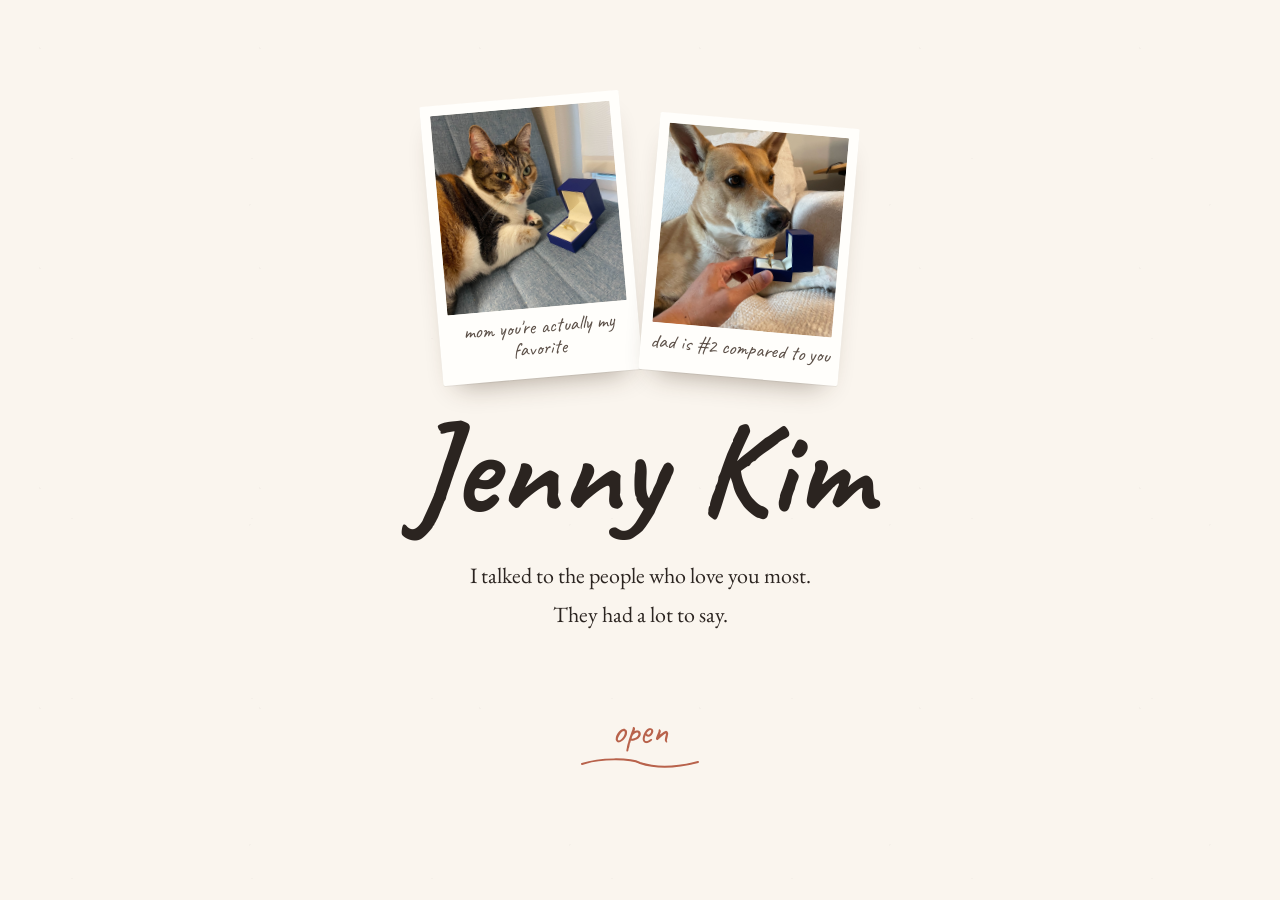
<file: docs/index.html>
<!doctype html>
<html lang="en">
<head>
  <meta charset="utf-8" />
  <meta name="viewport" content="width=device-width,initial-scale=1,viewport-fit=cover" />
  <meta name="robots" content="noindex,nofollow,noarchive" />
  <meta name="referrer" content="no-referrer" />
  <title>for you</title>
  <link rel="icon" href="data:image/svg+xml,%3Csvg xmlns='http://www.w3.org/2000/svg' viewBox='0 0 16 16'%3E%3Ctext y='13' font-size='14'%3E%E2%9C%89%3C/text%3E%3C/svg%3E" />
  <link rel="preconnect" href="https://fonts.googleapis.com" />
  <link rel="preconnect" href="https://fonts.gstatic.com" crossorigin />
  <link rel="stylesheet" href="https://fonts.googleapis.com/css2?family=Caveat:wght@500;700&family=EB+Garamond:ital,wght@0,400;0,500;1,400&display=swap" />
  <link rel="stylesheet" href="styles.css" />
  <script src="friends.js"></script>
</head>
<body class="landing">
  <main class="landing-stage" id="stage">
    <div class="landing-card">
      <div class="landing-pets" id="pets" aria-hidden="true"></div>
      <h1 class="landing-name" id="herName">—</h1>
      <div class="landing-note" id="note"></div>
      <button class="open-link" id="enterBtn" type="button" aria-label="open">
        <span class="open-link-text">open</span>
        <svg class="open-link-stroke" viewBox="0 0 120 14" aria-hidden="true">
          <path d="M2,8 C20,2 50,2 60,7 C75,12 95,12 118,6" fill="none" stroke="currentColor" stroke-width="2" stroke-linecap="round" />
        </svg>
      </button>
    </div>
  </main>
  <script src="app.js"></script>
  <script>
    document.getElementById("herName").textContent = window.SITE.herName;
    document.title = "for " + window.SITE.herName;
    const petsEl = document.getElementById("pets");
    (window.SITE.petPhotos || []).forEach((pet, i) => {
      const fig = document.createElement("figure");
      fig.className = "polaroid polaroid-" + (i + 1);
      fig.style.animationDelay = (0.2 + i * 0.25) + "s";
      const img = document.createElement("img");
      img.src = pet.src;
      img.alt = pet.alt || "";
      img.loading = "eager";
      fig.appendChild(img);
      if (pet.caption) {
        const cap = document.createElement("figcaption");
        cap.textContent = pet.caption;
        fig.appendChild(cap);
      }
      petsEl.appendChild(fig);
    });
    const noteEl = document.getElementById("note");
    window.SITE.noteLines.forEach((line, i) => {
      const p = document.createElement("p");
      p.className = "note-line";
      p.style.animationDelay = (1.2 + i * 0.6) + "s";
      p.textContent = line || " ";
      noteEl.appendChild(p);
    });
    document.getElementById("enterBtn").addEventListener("click", () => {
      document.body.classList.add("leaving");
      setTimeout(() => { window.location.href = "gallery.html"; }, 650);
    });
  </script>
</body>
</html>
</file>
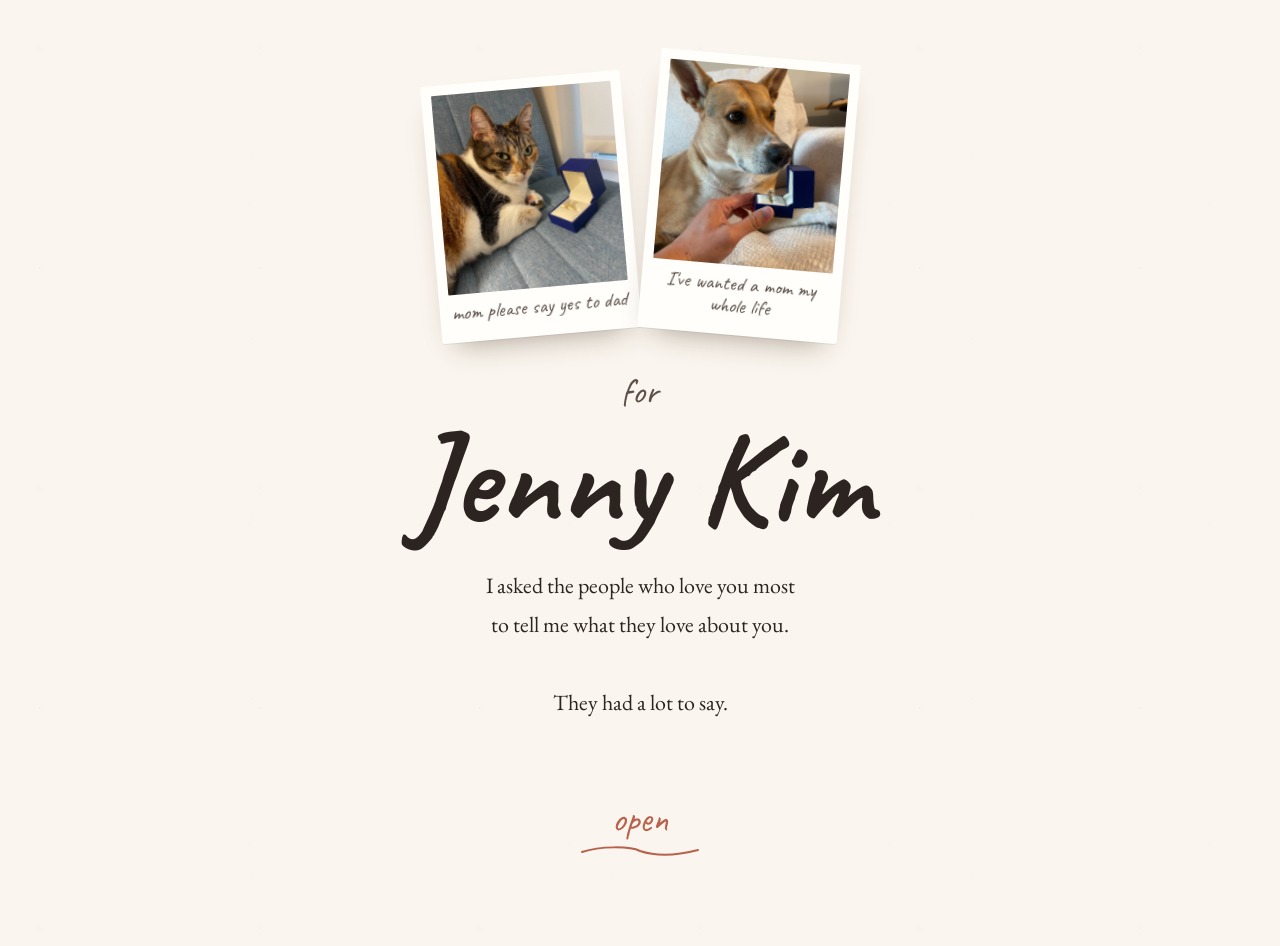
<file: public/index.html>
<!doctype html>
<html lang="en">
<head>
  <meta charset="utf-8" />
  <meta name="viewport" content="width=device-width,initial-scale=1,viewport-fit=cover" />
  <meta name="robots" content="noindex,nofollow,noarchive" />
  <meta name="referrer" content="no-referrer" />
  <title>for you</title>
  <link rel="icon" href="data:image/svg+xml,%3Csvg xmlns='http://www.w3.org/2000/svg' viewBox='0 0 16 16'%3E%3Ctext y='13' font-size='14'%3E%E2%9C%89%3C/text%3E%3C/svg%3E" />
  <link rel="preconnect" href="https://fonts.googleapis.com" />
  <link rel="preconnect" href="https://fonts.gstatic.com" crossorigin />
  <link rel="stylesheet" href="https://fonts.googleapis.com/css2?family=Caveat:wght@500;700&family=EB+Garamond:ital,wght@0,400;0,500;1,400&display=swap" />
  <link rel="stylesheet" href="styles.css" />
  <script src="friends.js"></script>
</head>
<body class="landing">
  <main class="landing-stage" id="stage">
    <div class="landing-card">
      <div class="landing-pets" id="pets" aria-hidden="true"></div>
      <p class="landing-greeting">for</p>
      <h1 class="landing-name" id="herName">—</h1>
      <div class="landing-note" id="note"></div>
      <button class="open-link" id="enterBtn" type="button" aria-label="open">
        <span class="open-link-text">open</span>
        <svg class="open-link-stroke" viewBox="0 0 120 14" aria-hidden="true">
          <path d="M2,8 C20,2 50,2 60,7 C75,12 95,12 118,6" fill="none" stroke="currentColor" stroke-width="2" stroke-linecap="round" />
        </svg>
      </button>
    </div>
  </main>
  <script src="app.js"></script>
  <script>
    document.getElementById("herName").textContent = window.SITE.herName;
    document.title = "for " + window.SITE.herName;
    const petsEl = document.getElementById("pets");
    (window.SITE.petPhotos || []).forEach((pet, i) => {
      const fig = document.createElement("figure");
      fig.className = "polaroid polaroid-" + (i + 1);
      fig.style.animationDelay = (0.2 + i * 0.25) + "s";
      const img = document.createElement("img");
      img.src = pet.src;
      img.alt = pet.alt || "";
      img.loading = "eager";
      fig.appendChild(img);
      if (pet.caption) {
        const cap = document.createElement("figcaption");
        cap.textContent = pet.caption;
        fig.appendChild(cap);
      }
      petsEl.appendChild(fig);
    });
    const noteEl = document.getElementById("note");
    window.SITE.noteLines.forEach((line, i) => {
      const p = document.createElement("p");
      p.className = "note-line";
      p.style.animationDelay = (1.2 + i * 0.6) + "s";
      p.textContent = line || " ";
      noteEl.appendChild(p);
    });
    document.getElementById("enterBtn").addEventListener("click", () => {
      document.body.classList.add("leaving");
      setTimeout(() => { window.location.href = "gallery.html"; }, 650);
    });
  </script>
</body>
</html>
</file>
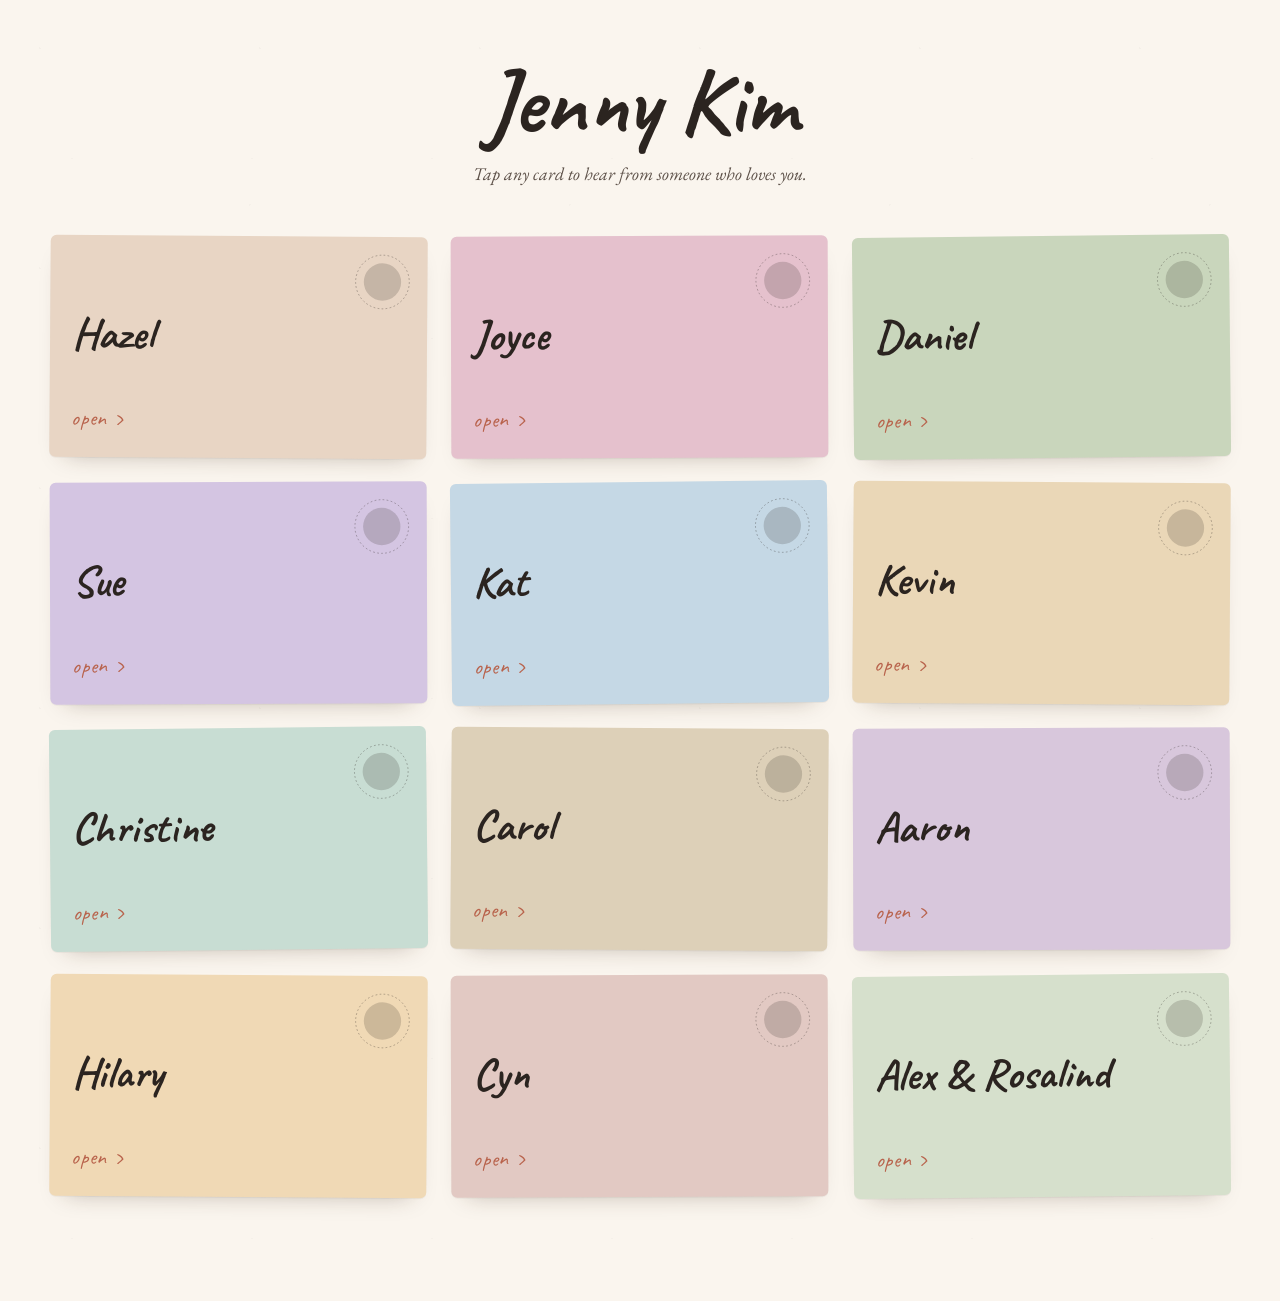
<file: docs/gallery.html>
<!doctype html>
<html lang="en">
<head>
  <meta charset="utf-8" />
  <meta name="viewport" content="width=device-width,initial-scale=1,viewport-fit=cover" />
  <meta name="robots" content="noindex,nofollow,noarchive" />
  <meta name="referrer" content="no-referrer" />
  <title>for you · the people</title>
  <link rel="icon" href="data:image/svg+xml,%3Csvg xmlns='http://www.w3.org/2000/svg' viewBox='0 0 16 16'%3E%3Ctext y='13' font-size='14'%3E%E2%9C%89%3C/text%3E%3C/svg%3E" />
  <link rel="preconnect" href="https://fonts.googleapis.com" />
  <link rel="preconnect" href="https://fonts.gstatic.com" crossorigin />
  <link rel="stylesheet" href="https://fonts.googleapis.com/css2?family=Caveat:wght@500;700&family=EB+Garamond:ital,wght@0,400;0,500;1,400&display=swap" />
  <link rel="stylesheet" href="styles.css" />
  <script src="friends.js"></script>
</head>
<body class="gallery">
  <header class="gallery-header">
    <h1 class="gallery-title" id="galleryTitle">—</h1>
    <p class="gallery-sub">Tap any card to hear from someone who loves you.</p>
  </header>

  <main class="cards" id="cards" aria-label="friend videos"></main>

  <template id="cardTemplate">
    <article class="card" data-state="closed">
      <button class="card-face" type="button">
        <svg class="card-seal" viewBox="0 0 120 120" aria-hidden="true">
          <circle cx="60" cy="60" r="46" fill="none" stroke="currentColor" stroke-width="1.2" stroke-dasharray="3 4" opacity="0.45" />
          <circle cx="60" cy="60" r="32" fill="currentColor" opacity="0.18" />
        </svg>
        <div class="card-name"></div>
        <div class="card-relationship"></div>
        <div class="card-cta"><span>open ›</span></div>
      </button>
      <div class="card-player" hidden>
        <video controls preload="none" playsinline></video>
        <button class="card-close" type="button" aria-label="close">close</button>
      </div>
    </article>
  </template>

  <script src="app.js"></script>
  <script>
    document.getElementById("galleryTitle").textContent = window.SITE.herName;
    document.title = "for " + window.SITE.herName + " · the people";
    renderGallery();
  </script>
</body>
</html>
</file>
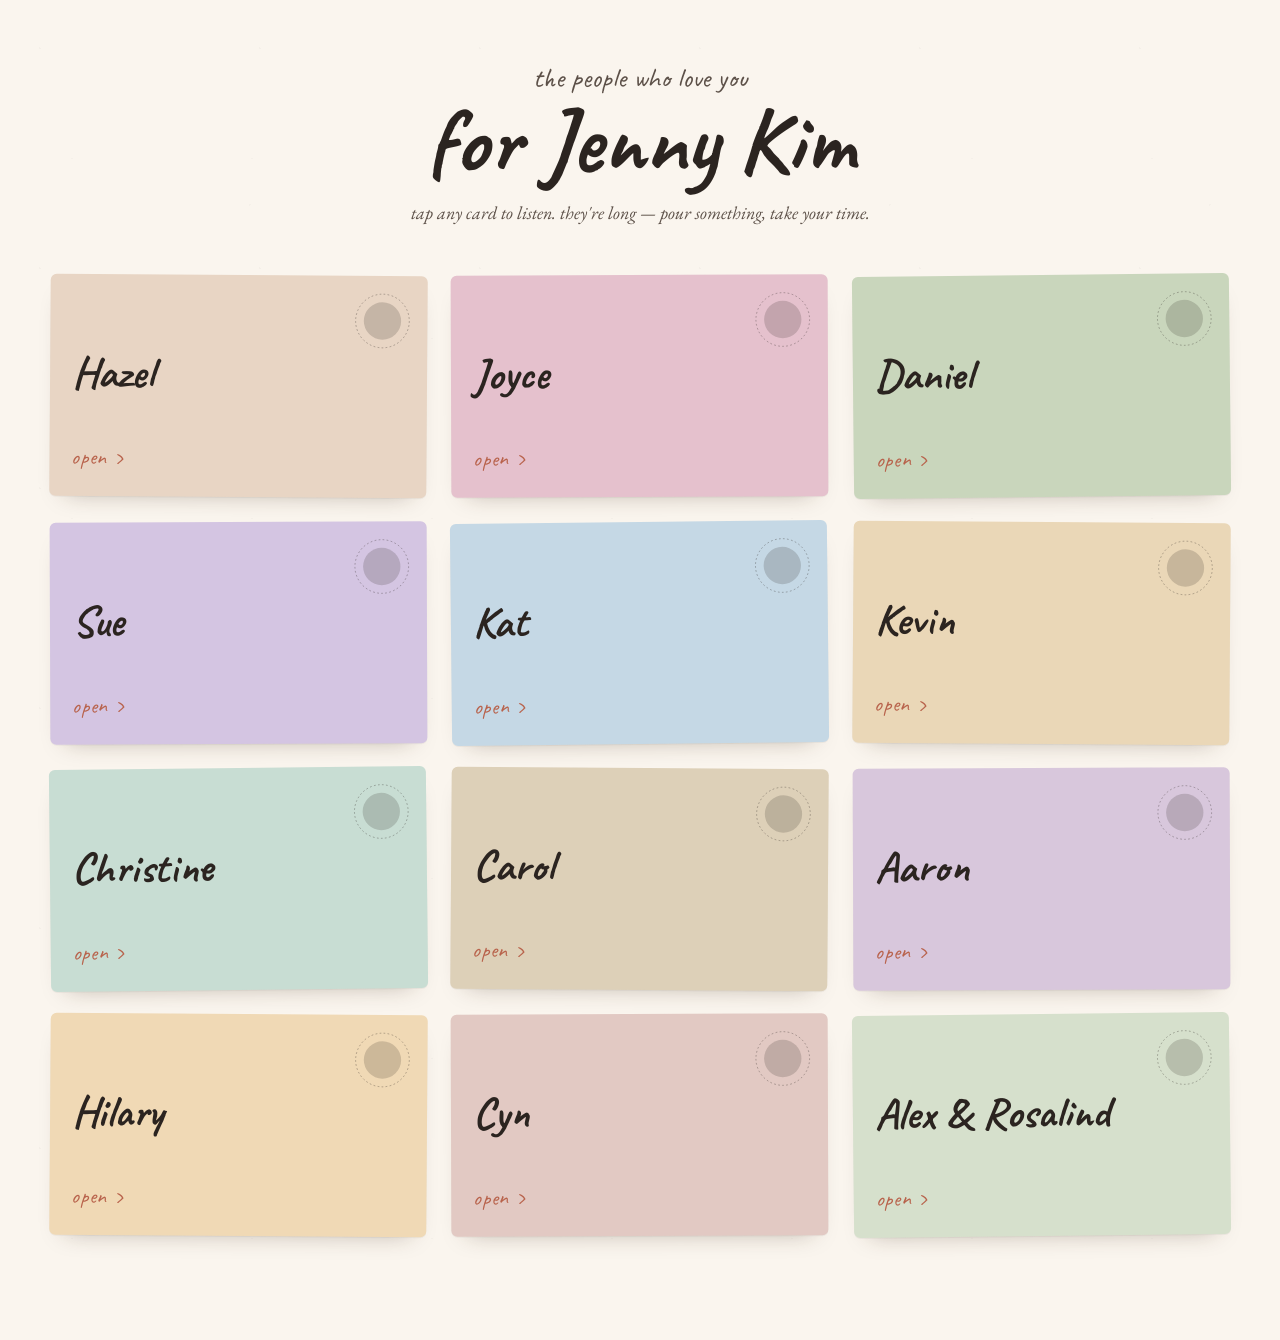
<file: public/gallery.html>
<!doctype html>
<html lang="en">
<head>
  <meta charset="utf-8" />
  <meta name="viewport" content="width=device-width,initial-scale=1,viewport-fit=cover" />
  <meta name="robots" content="noindex,nofollow,noarchive" />
  <meta name="referrer" content="no-referrer" />
  <title>for you · the people</title>
  <link rel="icon" href="data:image/svg+xml,%3Csvg xmlns='http://www.w3.org/2000/svg' viewBox='0 0 16 16'%3E%3Ctext y='13' font-size='14'%3E%E2%9C%89%3C/text%3E%3C/svg%3E" />
  <link rel="preconnect" href="https://fonts.googleapis.com" />
  <link rel="preconnect" href="https://fonts.gstatic.com" crossorigin />
  <link rel="stylesheet" href="https://fonts.googleapis.com/css2?family=Caveat:wght@500;700&family=EB+Garamond:ital,wght@0,400;0,500;1,400&display=swap" />
  <link rel="stylesheet" href="styles.css" />
  <script src="friends.js"></script>
</head>
<body class="gallery">
  <header class="gallery-header">
    <p class="gallery-eyebrow">the people who love you</p>
    <h1 class="gallery-title" id="galleryTitle">for —</h1>
    <p class="gallery-sub">tap any card to listen. they're long — pour something, take your time.</p>
  </header>

  <main class="cards" id="cards" aria-label="friend videos"></main>

  <template id="cardTemplate">
    <article class="card" data-state="closed">
      <button class="card-face" type="button">
        <svg class="card-seal" viewBox="0 0 120 120" aria-hidden="true">
          <circle cx="60" cy="60" r="46" fill="none" stroke="currentColor" stroke-width="1.2" stroke-dasharray="3 4" opacity="0.45" />
          <circle cx="60" cy="60" r="32" fill="currentColor" opacity="0.18" />
        </svg>
        <div class="card-name"></div>
        <div class="card-relationship"></div>
        <div class="card-cta"><span>open ›</span></div>
      </button>
      <div class="card-player" hidden>
        <video controls preload="none" playsinline></video>
        <button class="card-close" type="button" aria-label="close">close</button>
      </div>
    </article>
  </template>

  <script src="app.js"></script>
  <script>
    document.getElementById("galleryTitle").textContent = "for " + window.SITE.herName;
    document.title = "for " + window.SITE.herName + " · the people";
    renderGallery();
  </script>
</body>
</html>
</file>
<file: docs/styles.css>
:root {
  --paper: #FAF5EE;
  --paper-shadow: #EDE3D2;
  --ink: #2B2420;
  --ink-soft: #5C5048;
  --accent: #B8624B;
  --serif: "EB Garamond", Georgia, "Times New Roman", serif;
  --hand: "Caveat", "Bradley Hand", "Brush Script MT", cursive;
}

* { box-sizing: border-box; }
html, body { margin: 0; padding: 0; }

body {
  background: var(--paper);
  color: var(--ink);
  font-family: var(--serif);
  font-size: 18px;
  line-height: 1.55;
  -webkit-font-smoothing: antialiased;
  text-rendering: optimizeLegibility;
  min-height: 100vh;
  background-image:
    radial-gradient(circle at 18% 22%, rgba(0,0,0,0.025) 0 1px, transparent 1px),
    radial-gradient(circle at 78% 64%, rgba(0,0,0,0.020) 0 1px, transparent 1px),
    radial-gradient(circle at 40% 88%, rgba(0,0,0,0.018) 0 1px, transparent 1px);
  background-size: 220px 220px, 320px 320px, 180px 180px;
}

/* ---------- LANDING ---------- */

body.landing {
  display: grid;
  place-items: center;
  padding: 24px;
}

.landing-stage {
  width: 100%;
  max-width: 680px;
  animation: fadeUp 1.2s ease-out both;
}

.landing-card {
  text-align: center;
  padding: 32px 24px 48px;
}

/* ---------- LANDING : pet polaroids ---------- */

.landing-pets {
  display: flex;
  justify-content: center;
  align-items: flex-end;
  gap: 18px;
  margin: 0 auto 28px;
  max-width: 100%;
  perspective: 800px;
}

.polaroid {
  margin: 0;
  background: #FFFEFB;
  padding: 10px 10px 18px;
  box-shadow:
    0 1px 0 rgba(0,0,0,0.05),
    0 16px 28px -16px rgba(60,40,20,0.45);
  border-radius: 2px;
  width: clamp(140px, 28vw, 200px);
  opacity: 0;
  transform: translateY(16px) rotate(var(--tilt, 0deg));
  animation: polaroidIn 0.9s cubic-bezier(0.2, 0.7, 0.1, 1.05) forwards;
  transition: transform 280ms ease, box-shadow 280ms ease;
}

.polaroid img {
  display: block;
  width: 100%;
  height: clamp(140px, 28vw, 200px);
  object-fit: cover;
  border-radius: 1px;
  background: #E8E2D8;
}

.polaroid figcaption {
  font-family: var(--hand);
  font-size: 20px;
  color: var(--ink-soft);
  margin-top: 8px;
  text-align: center;
  line-height: 1.1;
}

.polaroid-1 { --tilt: -5deg; }
.polaroid-2 { --tilt: 5deg; }

.polaroid:hover { transform: translateY(-2px) rotate(0); box-shadow: 0 1px 0 rgba(0,0,0,0.06), 0 22px 36px -18px rgba(60,40,20,0.5); }

@keyframes polaroidIn {
  to { opacity: 1; transform: translateY(0) rotate(var(--tilt, 0deg)); }
}

@media (max-width: 420px) {
  .landing-pets { gap: 10px; }
}

.landing-greeting {
  font-family: var(--hand);
  font-size: 36px;
  color: var(--ink-soft);
  margin: 0 0 -4px;
  letter-spacing: 0.02em;
  opacity: 0;
  animation: fadeIn 1s ease-out 0.2s forwards;
}

.landing-name {
  font-family: var(--hand);
  font-size: clamp(72px, 14vw, 132px);
  font-weight: 700;
  margin: 0 0 28px;
  color: var(--ink);
  letter-spacing: 0.01em;
  line-height: 0.95;
  opacity: 0;
  animation: fadeIn 1.2s ease-out 0.4s forwards;
}

.landing-note {
  margin: 28px auto 44px;
  max-width: 28em;
}

.note-line {
  font-family: var(--serif);
  font-size: clamp(18px, 2.4vw, 22px);
  line-height: 1.5;
  margin: 0 0 6px;
  color: var(--ink);
  opacity: 0;
  transform: translateY(8px);
  animation: noteRise 0.9s ease-out forwards;
}

.note-line:empty::before { content: "\00a0"; }

.open-link {
  appearance: none;
  background: transparent;
  border: none;
  color: var(--accent);
  font-family: var(--hand);
  font-size: 38px;
  cursor: pointer;
  padding: 8px 16px 16px;
  margin-top: 24px;
  display: inline-flex;
  flex-direction: column;
  align-items: center;
  gap: 2px;
  opacity: 0;
  animation: fadeIn 0.9s ease-out 3.6s forwards;
  transition: transform 200ms ease, color 200ms ease;
}

.open-link:hover { color: var(--ink); transform: translateY(-1px); }
.open-link:focus-visible { outline: 2px dashed var(--accent); outline-offset: 6px; border-radius: 4px; }

.open-link-stroke { width: 120px; height: 14px; color: currentColor; }

body.landing.leaving { animation: fadeOutScale 0.55s ease-in forwards; }

/* ---------- GALLERY ---------- */

body.gallery { padding: 56px 20px 80px; }

.gallery-header {
  text-align: center;
  max-width: 720px;
  margin: 0 auto 48px;
  animation: fadeUp 0.9s ease-out both;
}

.gallery-eyebrow {
  font-family: var(--hand);
  font-size: 28px;
  color: var(--ink-soft);
  margin: 0 0 -4px;
}

.gallery-title {
  font-family: var(--hand);
  font-size: clamp(56px, 9vw, 92px);
  font-weight: 700;
  margin: 0 0 12px;
  line-height: 1;
  color: var(--ink);
}

.gallery-sub {
  font-family: var(--serif);
  font-style: italic;
  color: var(--ink-soft);
  font-size: 18px;
  margin: 0 auto;
  max-width: 32em;
}

.cards {
  max-width: 1180px;
  margin: 0 auto;
  column-count: 3;
  column-gap: 24px;
}

@media (max-width: 960px) { .cards { column-count: 2; } }
@media (max-width: 600px) { .cards { column-count: 1; column-gap: 0; max-width: 460px; } }

.card {
  break-inside: avoid;
  margin: 0 0 24px;
  border-radius: 6px;
  background: var(--card-color, #E8D5C4);
  box-shadow:
    0 1px 0 rgba(0,0,0,0.04),
    0 12px 24px -16px rgba(60, 40, 20, 0.35);
  position: relative;
  overflow: hidden;
  transition: transform 280ms ease, box-shadow 280ms ease;
}

/* Slight scrapbook tilt — alternating per card, removed when open */
.card:nth-child(3n)   { transform: rotate(-0.6deg); }
.card:nth-child(3n+1) { transform: rotate(0.4deg); }
.card:nth-child(3n+2) { transform: rotate(-0.2deg); }

.card:hover { transform: rotate(0) translateY(-2px); box-shadow: 0 1px 0 rgba(0,0,0,0.05), 0 18px 30px -18px rgba(60,40,20,0.5); }

.card[data-state="open"] { transform: rotate(0); }

.card-face {
  display: block;
  width: 100%;
  text-align: left;
  border: 0;
  background: transparent;
  color: var(--ink);
  padding: 28px 22px 22px;
  cursor: pointer;
  font: inherit;
  position: relative;
  min-height: 220px;
}

.card-seal {
  position: absolute;
  inset: 0 0 auto auto;
  width: 70px;
  height: 70px;
  margin: 10px;
  color: var(--ink);
}

.card-name {
  font-family: var(--hand);
  font-size: 44px;
  font-weight: 700;
  line-height: 1.05;
  color: var(--ink);
  margin-top: 48px;
  word-break: break-word;
}

.card-relationship {
  font-family: var(--serif);
  font-style: italic;
  font-size: 15px;
  color: var(--ink-soft);
  margin-top: 6px;
  min-height: 1.2em;
}

.card-cta {
  font-family: var(--hand);
  font-size: 22px;
  color: var(--accent);
  margin-top: 20px;
  letter-spacing: 0.03em;
}

.card-player {
  padding: 14px 14px 16px;
  background: rgba(255,255,255,0.55);
  backdrop-filter: blur(2px);
}

.card-player video {
  width: 100%;
  height: auto;
  aspect-ratio: 16 / 10;
  object-fit: cover;
  display: block;
  border-radius: 4px;
  background: #000;
  box-shadow: 0 4px 12px -6px rgba(0,0,0,0.4);
}

.card-close {
  appearance: none;
  background: transparent;
  border: 0;
  color: var(--ink-soft);
  font-family: var(--hand);
  font-size: 22px;
  cursor: pointer;
  margin-top: 8px;
  padding: 4px 8px;
}
.card-close:hover { color: var(--accent); }

.card[data-state="open"] .card-face { display: none; }
.card[data-state="closed"] .card-player { display: none; }

/* ---------- FOOTER ---------- */

.gallery-footer {
  margin: 72px auto 0;
  text-align: center;
  font-family: var(--hand);
  font-size: 28px;
  color: var(--ink-soft);
  max-width: 600px;
}

/* ---------- ANIMATIONS ---------- */

@keyframes fadeIn { to { opacity: 1; } }
@keyframes fadeUp { from { opacity: 0; transform: translateY(12px); } to { opacity: 1; transform: none; } }
@keyframes noteRise { to { opacity: 1; transform: none; } }
@keyframes fadeOutScale { to { opacity: 0; transform: scale(0.98); } }

@media (prefers-reduced-motion: reduce) {
  *, *::before, *::after {
    animation-duration: 0.001ms !important;
    animation-iteration-count: 1 !important;
    transition-duration: 0.001ms !important;
  }
  .note-line, .landing-greeting, .landing-name, .open-link { opacity: 1 !important; transform: none !important; }
}
</file>
<file: public/styles.css>
:root {
  --paper: #FAF5EE;
  --paper-shadow: #EDE3D2;
  --ink: #2B2420;
  --ink-soft: #5C5048;
  --accent: #B8624B;
  --serif: "EB Garamond", Georgia, "Times New Roman", serif;
  --hand: "Caveat", "Bradley Hand", "Brush Script MT", cursive;
}

* { box-sizing: border-box; }
html, body { margin: 0; padding: 0; }

body {
  background: var(--paper);
  color: var(--ink);
  font-family: var(--serif);
  font-size: 18px;
  line-height: 1.55;
  -webkit-font-smoothing: antialiased;
  text-rendering: optimizeLegibility;
  min-height: 100vh;
  background-image:
    radial-gradient(circle at 18% 22%, rgba(0,0,0,0.025) 0 1px, transparent 1px),
    radial-gradient(circle at 78% 64%, rgba(0,0,0,0.020) 0 1px, transparent 1px),
    radial-gradient(circle at 40% 88%, rgba(0,0,0,0.018) 0 1px, transparent 1px);
  background-size: 220px 220px, 320px 320px, 180px 180px;
}

/* ---------- LANDING ---------- */

body.landing {
  display: grid;
  place-items: center;
  padding: 24px;
}

.landing-stage {
  width: 100%;
  max-width: 680px;
  animation: fadeUp 1.2s ease-out both;
}

.landing-card {
  text-align: center;
  padding: 32px 24px 48px;
}

/* ---------- LANDING : pet polaroids ---------- */

.landing-pets {
  display: flex;
  justify-content: center;
  align-items: flex-end;
  gap: 18px;
  margin: 0 auto 28px;
  max-width: 100%;
  perspective: 800px;
}

.polaroid {
  margin: 0;
  background: #FFFEFB;
  padding: 10px 10px 18px;
  box-shadow:
    0 1px 0 rgba(0,0,0,0.05),
    0 16px 28px -16px rgba(60,40,20,0.45);
  border-radius: 2px;
  width: clamp(140px, 28vw, 200px);
  opacity: 0;
  transform: translateY(16px) rotate(var(--tilt, 0deg));
  animation: polaroidIn 0.9s cubic-bezier(0.2, 0.7, 0.1, 1.05) forwards;
  transition: transform 280ms ease, box-shadow 280ms ease;
}

.polaroid img {
  display: block;
  width: 100%;
  height: clamp(140px, 28vw, 200px);
  object-fit: cover;
  border-radius: 1px;
  background: #E8E2D8;
}

.polaroid figcaption {
  font-family: var(--hand);
  font-size: 20px;
  color: var(--ink-soft);
  margin-top: 8px;
  text-align: center;
  line-height: 1.1;
}

.polaroid-1 { --tilt: -5deg; }
.polaroid-2 { --tilt: 5deg; }

.polaroid:hover { transform: translateY(-2px) rotate(0); box-shadow: 0 1px 0 rgba(0,0,0,0.06), 0 22px 36px -18px rgba(60,40,20,0.5); }

@keyframes polaroidIn {
  to { opacity: 1; transform: translateY(0) rotate(var(--tilt, 0deg)); }
}

@media (max-width: 420px) {
  .landing-pets { gap: 10px; }
}

.landing-greeting {
  font-family: var(--hand);
  font-size: 36px;
  color: var(--ink-soft);
  margin: 0 0 -4px;
  letter-spacing: 0.02em;
  opacity: 0;
  animation: fadeIn 1s ease-out 0.2s forwards;
}

.landing-name {
  font-family: var(--hand);
  font-size: clamp(72px, 14vw, 132px);
  font-weight: 700;
  margin: 0 0 28px;
  color: var(--ink);
  letter-spacing: 0.01em;
  line-height: 0.95;
  opacity: 0;
  animation: fadeIn 1.2s ease-out 0.4s forwards;
}

.landing-note {
  margin: 28px auto 44px;
  max-width: 28em;
}

.note-line {
  font-family: var(--serif);
  font-size: clamp(18px, 2.4vw, 22px);
  line-height: 1.5;
  margin: 0 0 6px;
  color: var(--ink);
  opacity: 0;
  transform: translateY(8px);
  animation: noteRise 0.9s ease-out forwards;
}

.note-line:empty::before { content: "\00a0"; }

.open-link {
  appearance: none;
  background: transparent;
  border: none;
  color: var(--accent);
  font-family: var(--hand);
  font-size: 38px;
  cursor: pointer;
  padding: 8px 16px 16px;
  margin-top: 24px;
  display: inline-flex;
  flex-direction: column;
  align-items: center;
  gap: 2px;
  opacity: 0;
  animation: fadeIn 0.9s ease-out 3.6s forwards;
  transition: transform 200ms ease, color 200ms ease;
}

.open-link:hover { color: var(--ink); transform: translateY(-1px); }
.open-link:focus-visible { outline: 2px dashed var(--accent); outline-offset: 6px; border-radius: 4px; }

.open-link-stroke { width: 120px; height: 14px; color: currentColor; }

body.landing.leaving { animation: fadeOutScale 0.55s ease-in forwards; }

/* ---------- GALLERY ---------- */

body.gallery { padding: 56px 20px 80px; }

.gallery-header {
  text-align: center;
  max-width: 720px;
  margin: 0 auto 48px;
  animation: fadeUp 0.9s ease-out both;
}

.gallery-eyebrow {
  font-family: var(--hand);
  font-size: 28px;
  color: var(--ink-soft);
  margin: 0 0 -4px;
}

.gallery-title {
  font-family: var(--hand);
  font-size: clamp(56px, 9vw, 92px);
  font-weight: 700;
  margin: 0 0 12px;
  line-height: 1;
  color: var(--ink);
}

.gallery-sub {
  font-family: var(--serif);
  font-style: italic;
  color: var(--ink-soft);
  font-size: 18px;
  margin: 0 auto;
  max-width: 32em;
}

.cards {
  max-width: 1180px;
  margin: 0 auto;
  column-count: 3;
  column-gap: 24px;
}

@media (max-width: 960px) { .cards { column-count: 2; } }
@media (max-width: 600px) { .cards { column-count: 1; column-gap: 0; max-width: 460px; } }

.card {
  break-inside: avoid;
  margin: 0 0 24px;
  border-radius: 6px;
  background: var(--card-color, #E8D5C4);
  box-shadow:
    0 1px 0 rgba(0,0,0,0.04),
    0 12px 24px -16px rgba(60, 40, 20, 0.35);
  position: relative;
  overflow: hidden;
  transition: transform 280ms ease, box-shadow 280ms ease;
}

/* Slight scrapbook tilt — alternating per card, removed when open */
.card:nth-child(3n)   { transform: rotate(-0.6deg); }
.card:nth-child(3n+1) { transform: rotate(0.4deg); }
.card:nth-child(3n+2) { transform: rotate(-0.2deg); }

.card:hover { transform: rotate(0) translateY(-2px); box-shadow: 0 1px 0 rgba(0,0,0,0.05), 0 18px 30px -18px rgba(60,40,20,0.5); }

.card[data-state="open"] { transform: rotate(0); }

.card-face {
  display: block;
  width: 100%;
  text-align: left;
  border: 0;
  background: transparent;
  color: var(--ink);
  padding: 28px 22px 22px;
  cursor: pointer;
  font: inherit;
  position: relative;
  min-height: 220px;
}

.card-seal {
  position: absolute;
  inset: 0 0 auto auto;
  width: 70px;
  height: 70px;
  margin: 10px;
  color: var(--ink);
}

.card-name {
  font-family: var(--hand);
  font-size: 44px;
  font-weight: 700;
  line-height: 1.05;
  color: var(--ink);
  margin-top: 48px;
  word-break: break-word;
}

.card-relationship {
  font-family: var(--serif);
  font-style: italic;
  font-size: 15px;
  color: var(--ink-soft);
  margin-top: 6px;
  min-height: 1.2em;
}

.card-cta {
  font-family: var(--hand);
  font-size: 22px;
  color: var(--accent);
  margin-top: 20px;
  letter-spacing: 0.03em;
}

.card-player {
  padding: 14px 14px 16px;
  background: rgba(255,255,255,0.55);
  backdrop-filter: blur(2px);
}

.card-player video {
  width: 100%;
  height: auto;
  display: block;
  border-radius: 4px;
  background: #000;
  box-shadow: 0 4px 12px -6px rgba(0,0,0,0.4);
}

.card-close {
  appearance: none;
  background: transparent;
  border: 0;
  color: var(--ink-soft);
  font-family: var(--hand);
  font-size: 22px;
  cursor: pointer;
  margin-top: 8px;
  padding: 4px 8px;
}
.card-close:hover { color: var(--accent); }

.card[data-state="open"] .card-face { display: none; }
.card[data-state="closed"] .card-player { display: none; }

/* ---------- FOOTER ---------- */

.gallery-footer {
  margin: 72px auto 0;
  text-align: center;
  font-family: var(--hand);
  font-size: 28px;
  color: var(--ink-soft);
  max-width: 600px;
}

/* ---------- ANIMATIONS ---------- */

@keyframes fadeIn { to { opacity: 1; } }
@keyframes fadeUp { from { opacity: 0; transform: translateY(12px); } to { opacity: 1; transform: none; } }
@keyframes noteRise { to { opacity: 1; transform: none; } }
@keyframes fadeOutScale { to { opacity: 0; transform: scale(0.98); } }

@media (prefers-reduced-motion: reduce) {
  *, *::before, *::after {
    animation-duration: 0.001ms !important;
    animation-iteration-count: 1 !important;
    transition-duration: 0.001ms !important;
  }
  .note-line, .landing-greeting, .landing-name, .open-link { opacity: 1 !important; transform: none !important; }
}
</file>
